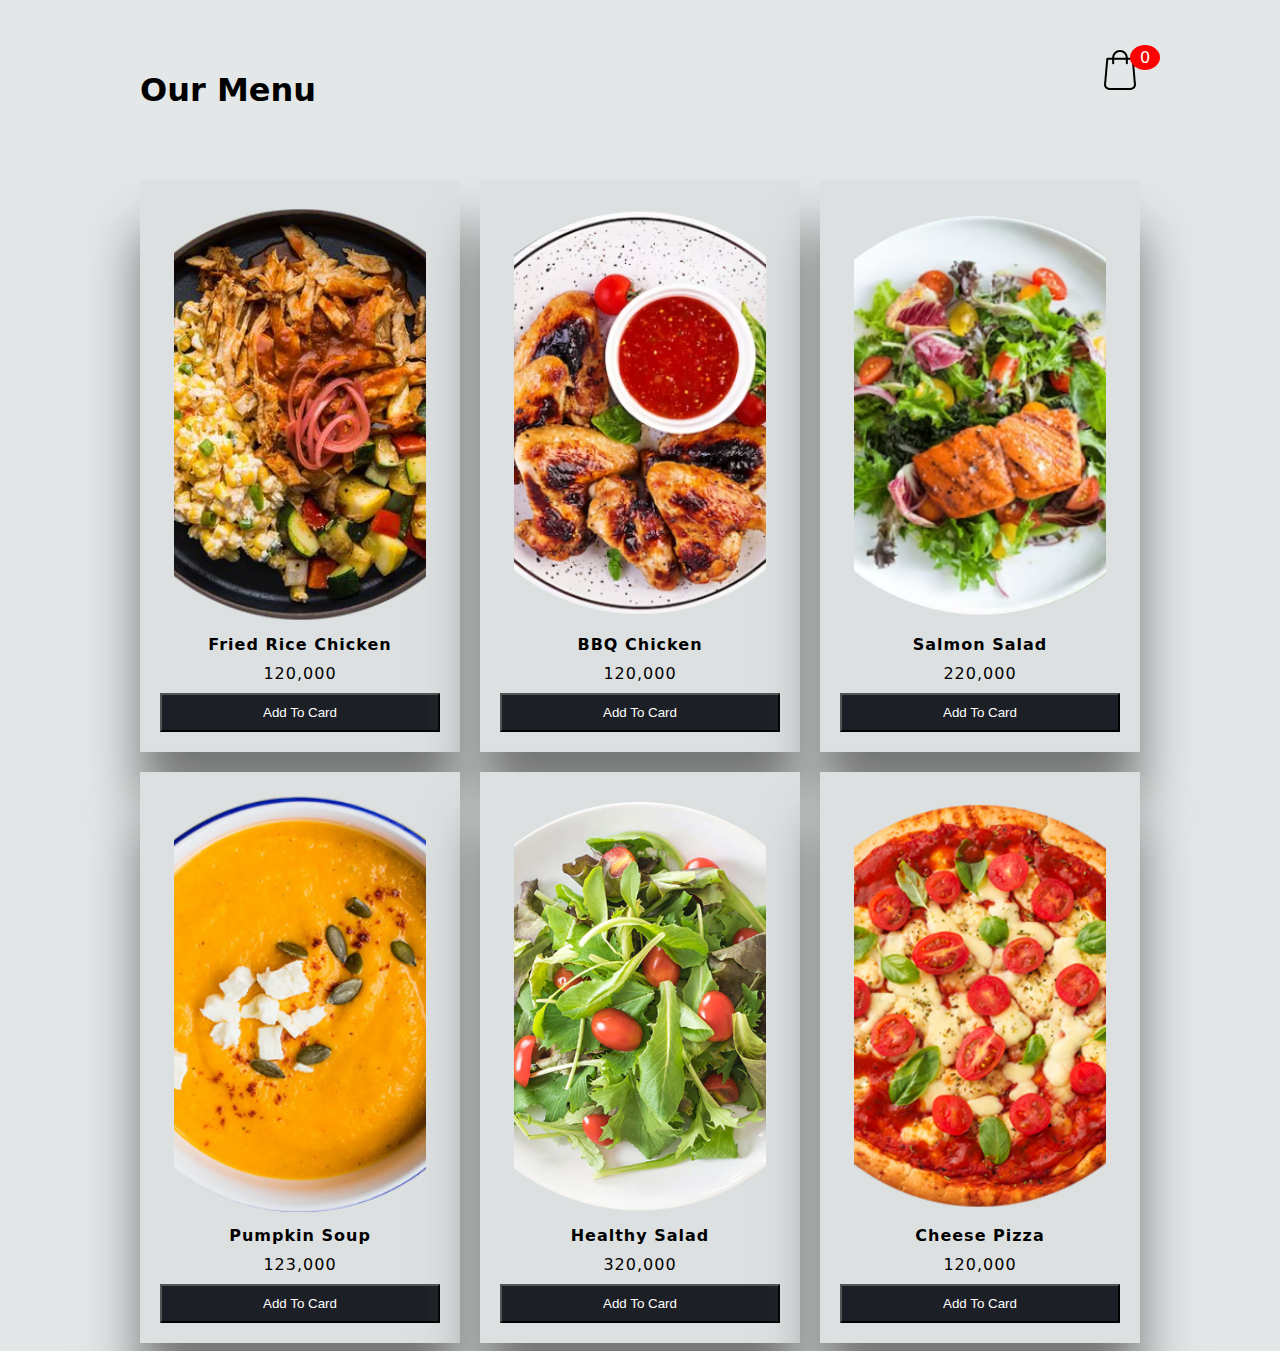
<file: index1.html>
<!DOCTYPE html>
<html lang="en">
<head>
    <meta charset="UTF-8">
    <meta http-equiv="X-UA-Compatible" content="IE=edge">
    <meta name="viewport" content="width=device-width, initial-scale=1.0">
    <title>Document</title>
    <link rel="stylesheet" href="css/style1.css">
</head>
<body class="">
    
    <div class="container">
        <header>
            <h1>Our Menu </h1>
            <div class="shopping">
                <img src="images/shopping.svg">
                <span class="quantity">0</span>
            </div>
        </header>

        <div class="list">
          
        </div>
    </div>
    <div class="card">
        <h1>Your Order</h1>
        <ul class="listCard">
        </ul>
        <div class="checkOut">
            <div class="total">0</div>
            <div class="closeShopping">Close</div>
        </div>
    </div>

    <script src="/js/app.js"></script>
</body>
</html>
</file>
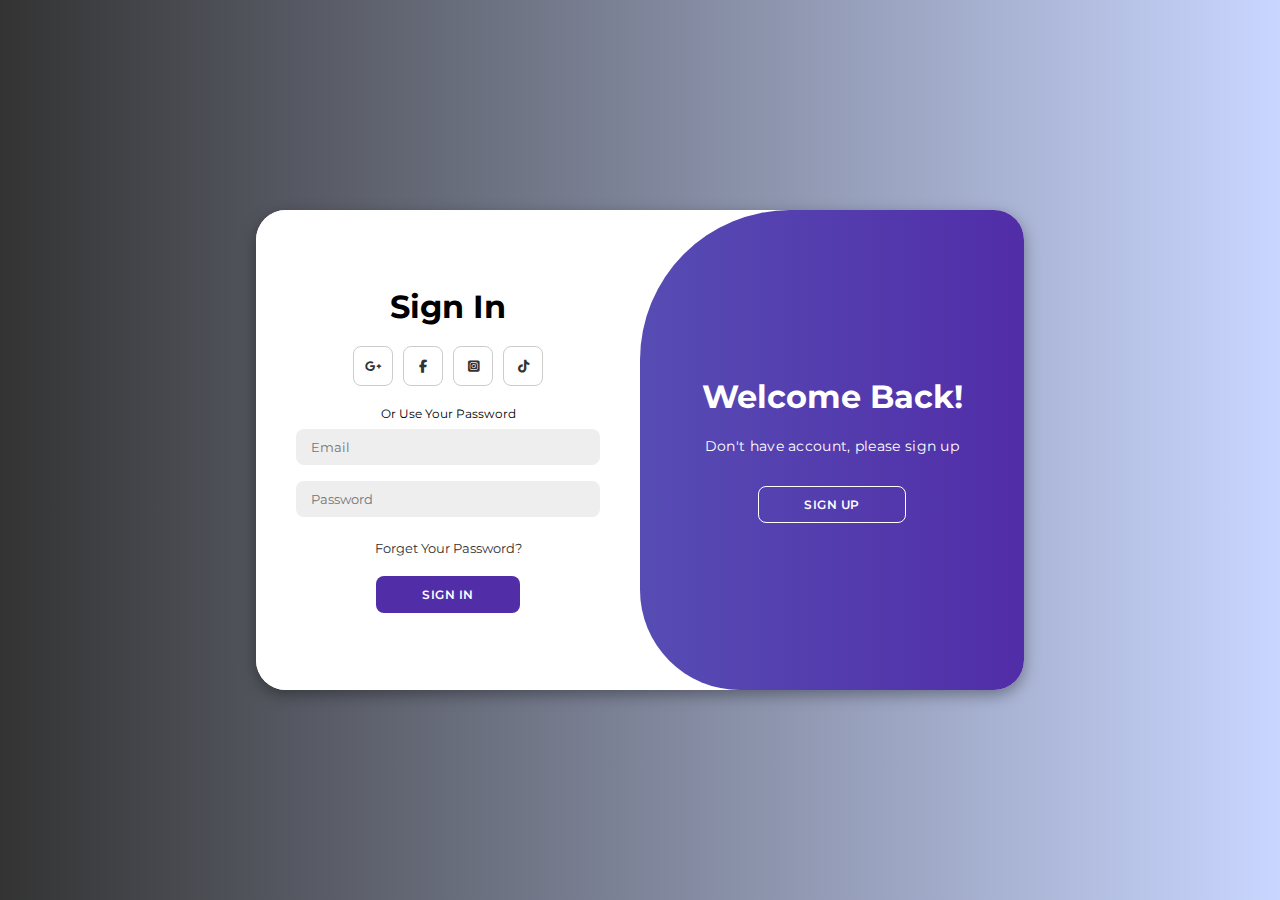
<file: index2.html>
<!DOCTYPE html>
<html lang="en">

<head>
    <meta charset="UTF-8">
    <meta name="viewport" content="width=device-width, initial-scale=1.0">
    <link rel="stylesheet" href="https://cdnjs.cloudflare.com/ajax/libs/font-awesome/6.4.2/css/all.min.css">
    <link rel="stylesheet" href="css/style2.css">
    <title>Modern Login Page | AsmrProg</title>
</head>

<body>
    

    <div class="container" id="container">
        <div class="form-container sign-up">
            <form>
                <h1>Create Account</h1>
                <div class="social-icons">
                    <a href="#" class="icon"><i class="fa-brands fa-google-plus-g"></i></a>
                    <a href="#" class="icon"><i class="fa-brands fa-facebook-f"></i></a>
                    <a href="#" class="icon"><i class="fa-brands fa-instagram-square"></i></a>
                    <a href="#" class="icon"><i class="fa-brands fa-tiktok"></i></a>
                </div>
                <span>or use your email for registration</span>
                <input type="text" placeholder="Name">
                <input type="email" placeholder="Email">
                <input type="password" placeholder="Password">
                <button type="button" id="signUpButton">Sign Up</button>
            </form>
        </div>
        <div class="form-container sign-in">
            <form>
                <h1>Sign In</h1>
                <div class="social-icons">
                    <a href="#" class="icon"><i class="fa-brands fa-google-plus-g"></i></a>
                    <a href="#" class="icon"><i class="fa-brands fa-facebook-f"></i></a>
                    <a href="#" class="icon"><i class="fa-brands fa-instagram-square"></i></a>
                    <a href="#" class="icon"><i class="fa-brands fa-tiktok"></i></a>
                </div>
                <span>Or Use Your Password</span>
                <input type="email" placeholder="Email">
                <input type="password" placeholder="Password">
                <a href="#">Forget Your Password?</a>
                <button type="button" id="signInButton">Sign In</button>
            </form>
        </div>
        <div class="toggle-container">
            <div class="toggle">
                <div class="toggle-panel toggle-left">
                    <h1>Please Enter Infomation</h1>
                    <p>Enter your personal details to use all of site features</p>
                    <button class="hidden" id="login">Sign In</button>
                </div>
                <div class="toggle-panel toggle-right">
                    <h1>Welcome Back!</h1>
                    <p>Don't have account, please sign up</p>
                    <button class="hidden" id="register">Sign Up</button>
                </div>
            </div>
        </div>
    </div>

    <script src="js/script1.js"></script>
    <script>
        document.getElementById('signInButton').addEventListener('click', function () {
            // Chuyển hướng đến trang index.html khi đăng nhập thành công
            window.location.href = 'index.html';
        });
    </script>
</body>

</html>
</file>
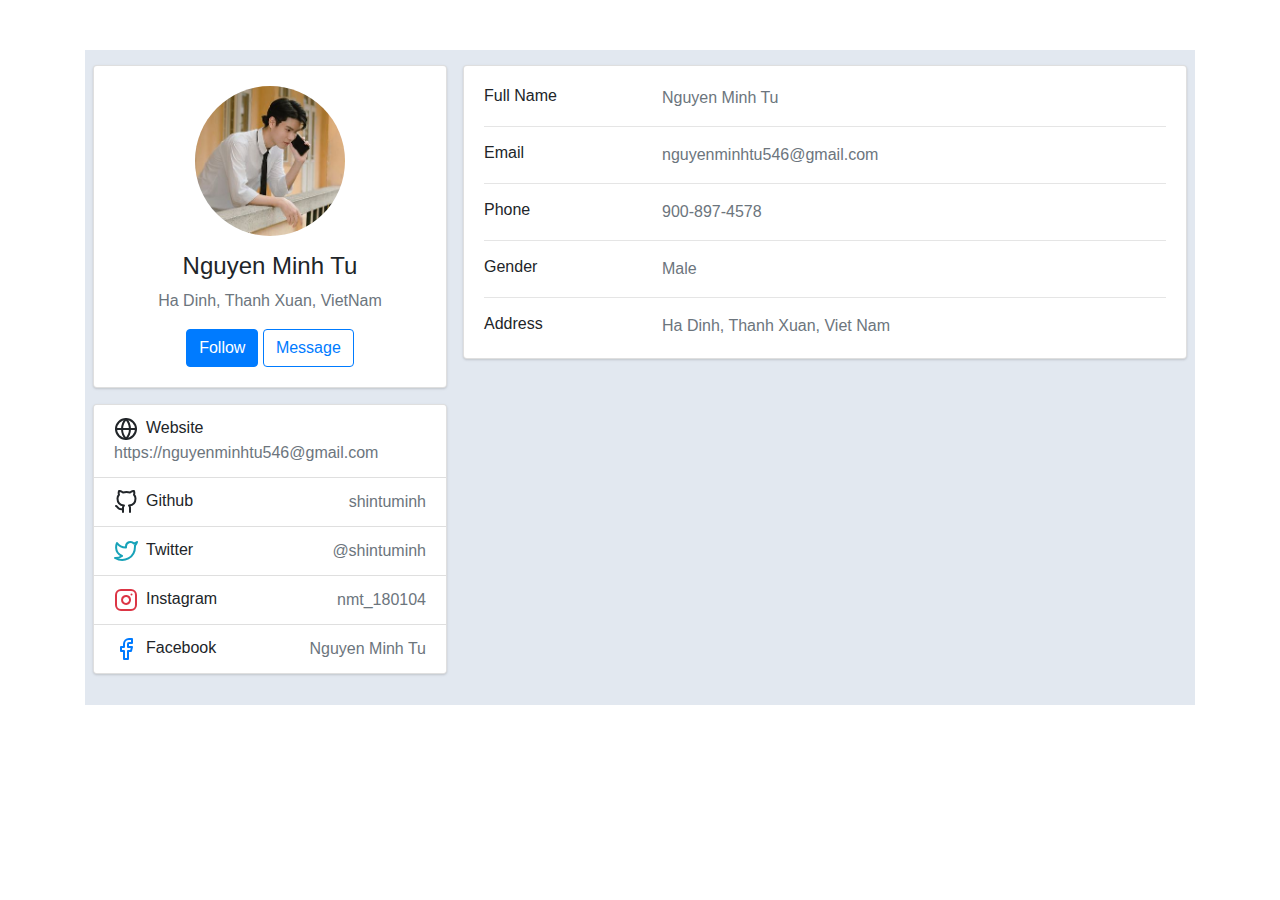
<file: profile.html>
<head>
    <meta charset="UTF-8">
    <meta http-equiv="X-UA-Compatible" content="IE=edge">
    <meta name="viewport" content="width=device-width, initial-scale=1.0">
    <title>Profile Page</title>
    <link rel="stylesheet" href="css/profile.css">
    <link rel="stylesheet" href="https://cdn.jsdelivr.net/npm/bootstrap@4.4.1/dist/css/bootstrap.min.css"
        integrity="sha384-Vkoo8x4CGsO3+Hhxv8T/Q5PaXtkKtu6ug5TOeNV6gBiFeWPGFN9MuhOf23Q9Ifjh" crossorigin="anonymous">
    <link rel="stylesheet" href="https://cdnjs.cloudflare.com/ajax/libs/font-awesome/6.1.1/css/all.min.css">
</head>


<body>

    <section id="profile">
        <nav>
        </nav>
    </section>
    <div class="container">
        <div class="main-body">
            <!-- /Breadcrumb -->

            <div class="row gutters-sm">
                <div class="col-md-4 mb-3">
                    <div class="card">
                        <div class="card-body">
                            <div class="d-flex flex-column align-items-center text-center">
                                <img src="image/283316772_970730816946979_4077434610768642295_n.jpg" alt="Admin" class="rounded-circle" width="150">
                                <div class="mt-3">
                                    <h4>Nguyen Minh Tu</h4>
                                    <p class="text-secondary mb-1"></p>
                                    <p class="text-muted font-size-sm">Ha Dinh, Thanh Xuan, VietNam</p>
                                    <button class="btn btn-primary">Follow</button>
                                    <button class="btn btn-outline-primary">Message</button>
                                </div>
                            </div>
                        </div>
                    </div>
                    <div class="card mt-3">
                        <ul class="list-group list-group-flush">
                            <li class="list-group-item d-flex justify-content-between align-items-center flex-wrap">
                                <h6 class="mb-0"><svg xmlns="http://www.w3.org/2000/svg" width="24" height="24"
                                        viewBox="0 0 24 24" fill="none" stroke="currentColor" stroke-width="2"
                                        stroke-linecap="round" stroke-linejoin="round"
                                        class="feather feather-globe mr-2 icon-inline">
                                        <circle cx="12" cy="12" r="10"></circle>
                                        <line x1="2" y1="12" x2="22" y2="12"></line>
                                        <path
                                            d="M12 2a15.3 15.3 0 0 1 4 10 15.3 15.3 0 0 1-4 10 15.3 15.3 0 0 1-4-10 15.3 15.3 0 0 1 4-10z">
                                        </path>
                                    </svg>Website</h6>
                                <span class="text-secondary">https://nguyenminhtu546@gmail.com</span>
                            </li>
                            <li class="list-group-item d-flex justify-content-between align-items-center flex-wrap">
                                <h6 class="mb-0"><svg xmlns="http://www.w3.org/2000/svg" width="24" height="24"
                                        viewBox="0 0 24 24" fill="none" stroke="currentColor" stroke-width="2"
                                        stroke-linecap="round" stroke-linejoin="round"
                                        class="feather feather-github mr-2 icon-inline">
                                        <path
                                            d="M9 19c-5 1.5-5-2.5-7-3m14 6v-3.87a3.37 3.37 0 0 0-.94-2.61c3.14-.35 6.44-1.54 6.44-7A5.44 5.44 0 0 0 20 4.77 5.07 5.07 0 0 0 19.91 1S18.73.65 16 2.48a13.38 13.38 0 0 0-7 0C6.27.65 5.09 1 5.09 1A5.07 5.07 0 0 0 5 4.77a5.44 5.44 0 0 0-1.5 3.78c0 5.42 3.3 6.61 6.44 7A3.37 3.37 0 0 0 9 18.13V22">
                                        </path>
                                    </svg>Github</h6>
                                <span class="text-secondary">shintuminh</span>
                            </li>
                            <li class="list-group-item d-flex justify-content-between align-items-center flex-wrap">
                                <h6 class="mb-0"><svg xmlns="http://www.w3.org/2000/svg" width="24" height="24"
                                        viewBox="0 0 24 24" fill="none" stroke="currentColor" stroke-width="2"
                                        stroke-linecap="round" stroke-linejoin="round"
                                        class="feather feather-twitter mr-2 icon-inline text-info">
                                        <path
                                            d="M23 3a10.9 10.9 0 0 1-3.14 1.53 4.48 4.48 0 0 0-7.86 3v1A10.66 10.66 0 0 1 3 4s-4 9 5 13a11.64 11.64 0 0 1-7 2c9 5 20 0 20-11.5a4.5 4.5 0 0 0-.08-.83A7.72 7.72 0 0 0 23 3z">
                                        </path>
                                    </svg>Twitter</h6>
                                <span class="text-secondary">@shintuminh</span>
                            </li>
                            <li class="list-group-item d-flex justify-content-between align-items-center flex-wrap">
                                <h6 class="mb-0"><svg xmlns="http://www.w3.org/2000/svg" width="24" height="24"
                                        viewBox="0 0 24 24" fill="none" stroke="currentColor" stroke-width="2"
                                        stroke-linecap="round" stroke-linejoin="round"
                                        class="feather feather-instagram mr-2 icon-inline text-danger">
                                        <rect x="2" y="2" width="20" height="20" rx="5" ry="5"></rect>
                                        <path d="M16 11.37A4 4 0 1 1 12.63 8 4 4 0 0 1 16 11.37z"></path>
                                        <line x1="17.5" y1="6.5" x2="17.51" y2="6.5"></line>
                                    </svg>Instagram</h6>
                                <span class="text-secondary">nmt_180104</span>
                            </li>
                            <li class="list-group-item d-flex justify-content-between align-items-center flex-wrap">
                                <h6 class="mb-0"><svg xmlns="http://www.w3.org/2000/svg" width="24" height="24"
                                        viewBox="0 0 24 24" fill="none" stroke="currentColor" stroke-width="2"
                                        stroke-linecap="round" stroke-linejoin="round"
                                        class="feather feather-facebook mr-2 icon-inline text-primary">
                                        <path d="M18 2h-3a5 5 0 0 0-5 5v3H7v4h3v8h4v-8h3l1-4h-4V7a1 1 0 0 1 1-1h3z">
                                        </path>
                                    </svg>Facebook</h6>
                                <span class="text-secondary">Nguyen Minh Tu</span>
                            </li>
                        </ul>
                    </div>
                </div>
                <div class="col-md-8">
                    <div class="card mb-3">
                        <div class="card-body">
                            <div class="row">
                                <div class="col-sm-3">
                                    <h6 class="mb-0">Full Name</h6>
                                </div>
                                <div class="col-sm-9 text-secondary">
                                    Nguyen Minh Tu
                                </div>
                            </div>
                            <hr>
                            <div class="row">
                                <div class="col-sm-3">
                                    <h6 class="mb-0">Email</h6>
                                </div>
                                <div class="col-sm-9 text-secondary">
                                    nguyenminhtu546@gmail.com
                                </div>
                            </div>
                            <hr>
                            <div class="row">
                                <div class="col-sm-3">
                                    <h6 class="mb-0">Phone</h6>
                                </div>
                                <div class="col-sm-9 text-secondary">
                                    900-897-4578
                                </div>
                            </div>
                            <hr>
                            <div class="row">
                                <div class="col-sm-3">
                                    <h6 class="mb-0">Gender</h6>
                                </div>
                                <div class="col-sm-9 text-secondary">
                                    Male
                                </div>
                            </div>
                            <hr>
                            <div class="row">
                                <div class="col-sm-3">
                                    <h6 class="mb-0">Address</h6>
                                </div>
                                <div class="col-sm-9 text-secondary">
                                    Ha Dinh, Thanh Xuan, Viet Nam
                                </div>
                            </div>
                        </div>
                        <div class="row">

                        </div>
                    </div>
                </div>
            </div>
        </div>
    </div>
</body>

</html>
</file>
<file: css/style1.css>
body{
    background-color: #E3E7E8;
    font-family: system-ui;
}
.container{
    width: 1000px;
    margin: auto;
    transition: 0.5s;
}
header{
    display: grid;
    grid-template-columns: 1fr 50px;
    margin-top: 50px;
}
header .shopping{
    position: relative;
    text-align: right;
}
header .shopping img{
    width: 40px;
}
header .shopping span{
    background: red;
    border-radius: 50%;
    display: flex;
    justify-content: center;
    align-items: center;
    color: #fff;
    position: absolute;
    top: -5px;
    left: 80%;
    padding: 3px 10px;
}
.list{
    display: grid;
    grid-template-columns: repeat(3, 1fr);
    column-gap: 20px;
    row-gap: 20px;
    margin-top: 50px;
}
.list .item{
    text-align: center;
    background-color: #DCE0E1;
    padding: 20px;
    box-shadow: 0 50px 50px #757676;
    letter-spacing: 1px;
}
.list .item img{
    width: 90%;
    height: 430px;
    object-fit: cover;
}
.list .item .title{
    font-weight: 600;
}
.list .item .price{
    margin: 10px;
}
.list .item button{
    background-color: #1C1F25;
    color: #fff;
    width: 100%;
    padding: 10px;
}
.card{
    position: fixed;
    top:0;
    left: 100%;
    width: 500px;
    background-color: #453E3B;
    height: 100vh;
    transition: 0.5s;
}
.active .card{
    left: calc(100% - 500px);
}
.active .container{
   transform: translateX(-200px);
}
.card h1{
    color: #E8BC0E;
    font-weight: 100;
    margin: 0;
    padding: 0 20px;
    height: 80px;
    display: flex;
    align-items: center;
}
.card .checkOut{
    position: absolute;
    bottom: 0;
    width: 100%;
    display: grid;
    grid-template-columns: repeat(2, 1fr);

}
.card .checkOut div{
    background-color: #E8BC0E;
    width: 100%;
    height: 70px;
    display: flex;
    justify-content: center;
    align-items: center;
    font-weight: bold;
    cursor: pointer;
}
.card .checkOut div:nth-child(2){
    background-color: #1C1F25;
    color: #fff;
}
.listCard li{
    display: grid;
    grid-template-columns: 100px repeat(3, 1fr);
    color: #fff;
    row-gap: 10px;
}
.listCard li div{
    display: flex;
    justify-content: center;
    align-items: center;
}
.listCard li img{
    width: 90%;
}
.listCard li button{
    background-color: #fff5;
    border: none;
}
.listCard .count{
    margin: 0 10px;
}
</file>
<file: css/style2.css>
@import url('https://fonts.googleapis.com/css2?family=Montserrat:wght@300;400;500;600;700&display=swap');

*{
    margin: 0;
    padding: 0;
    box-sizing: border-box;
    font-family: 'Montserrat', sans-serif;
}

body{
    background-color: #333;
    background: linear-gradient(to right, #333, #c9d6ff);
    display: flex;
    align-items: center;
    justify-content: center;
    flex-direction: column;
    height: 100vh;
}

.container{
    background-color: #fff;
    border-radius: 30px;
    box-shadow: 0 5px 15px rgba(0, 0, 0, 0.35);
    position: relative;
    overflow: hidden;
    width: 768px;
    max-width: 100%;
    min-height: 480px;
}

.container p{
    font-size: 14px;
    line-height: 20px;
    letter-spacing: 0.3px;
    margin: 20px 0;
}

.container span{
    font-size: 12px;
}

.container a{
    color: #333;
    font-size: 13px;
    text-decoration: none;
    margin: 15px 0 10px;
}

.container button{
    background-color: #512da8;
    color: #fff;
    font-size: 12px;
    padding: 10px 45px;
    border: 1px solid transparent;
    border-radius: 8px;
    font-weight: 600;
    letter-spacing: 0.5px;
    text-transform: uppercase;
    margin-top: 10px;
    cursor: pointer;
}

.container button.hidden{
    background-color: transparent;
    border-color: #fff;
}

.container form{
    background-color: #fff;
    display: flex;
    align-items: center;
    justify-content: center;
    flex-direction: column;
    padding: 0 40px;
    height: 100%;
}

.container input{
    background-color: #eee;
    border: none;
    margin: 8px 0;
    padding: 10px 15px;
    font-size: 13px;
    border-radius: 8px;
    width: 100%;
    outline: none;
}

.form-container{
    position: absolute;
    top: 0;
    height: 100%;
    transition: all 0.6s ease-in-out;
}

.sign-in{
    left: 0;
    width: 50%;
    z-index: 2;
}

.container.active .sign-in{
    transform: translateX(100%);
}

.sign-up{
    left: 0;
    width: 50%;
    opacity: 0;
    z-index: 1;
}

.container.active .sign-up{
    transform: translateX(100%);
    opacity: 1;
    z-index: 5;
    animation: move 0.6s;
}

@keyframes move{
    0%, 49.99%{
        opacity: 0;
        z-index: 1;
    }
    50%, 100%{
        opacity: 1;
        z-index: 5;
    }
}

.social-icons{
    margin: 20px 0;
}

.social-icons a{
    border: 1px solid #ccc;
    border-radius: 20%;
    display: inline-flex;
    justify-content: center;
    align-items: center;
    margin: 0 3px;
    width: 40px;
    height: 40px;
}

.toggle-container{
    position: absolute;
    top: 0;
    left: 50%;
    width: 50%;
    height: 100%;
    overflow: hidden;
    transition: all 0.6s ease-in-out;
    border-radius: 150px 0 0 100px;
    z-index: 1000;
}

.container.active .toggle-container{
    transform: translateX(-100%);
    border-radius: 0 150px 100px 0;
}

.toggle{
    background-color: #512da8;
    height: 100%;
    background: linear-gradient(to right, #5c6bc0, #512da8);
    color: #fff;
    position: relative;
    left: -100%;
    height: 100%;
    width: 200%;
    transform: translateX(0);
    transition: all 0.6s ease-in-out;
}

.container.active .toggle{
    transform: translateX(50%);
}

.toggle-panel{
    position: absolute;
    width: 50%;
    height: 100%;
    display: flex;
    align-items: center;
    justify-content: center;
    flex-direction: column;
    padding: 0 30px;
    text-align: center;
    top: 0;
    transform: translateX(0);
    transition: all 0.6s ease-in-out;
}

.toggle-left{
    transform: translateX(-200%);
}

.container.active .toggle-left{
    transform: translateX(0);
}

.toggle-right{
    right: 0;
    transform: translateX(0);
}

.container.active .toggle-right{
    transform: translateX(200%);
}
</file>
<file: css/profile.css>
*{
    margin: 0;
    padding: 0;
    box-sizing: border-box;
    font-family: sans-serif;
}
html{
    scroll-behavior: smooth;
}

body {
    margin-top: 80px; /* Adjusted margin to accommodate the navigation bar */
    color: #fff;
    text-align: left;
    background-color: #333; 
}

#profile {
    position: relative;
    z-index: 1;
}

nav {
    position: fixed;
    width: 100%;
    top: 0;
    background-color: #333;
    box-shadow: 0 2px 4px rgba(0, 0, 0, 0.1);
    z-index: 1000;
}

.container {
    margin-top: 50px; /* Adjusted margin to provide space for navigation and profile content */
}

.main-body {
    background-color: #e2e8f0;
    padding: 15px;
    position: relative;
    z-index: 0; /* Ensure the content is behind the navigation bar */
}



section nav{
    display: flex;
    justify-content: space-around;
    align-items: center;
    position: fixed;
    right: 0;
    left: 0;
    background: red;
    box-shadow: 0 0 10px rgba(0,0,0,0.5);
    z-index: 1000;
}

section nav .logo img{
    width: 100px;
    cursor: pointer;
    margin: 7px 0;
}

section nav ul{
    list-style: none;
}

section nav ul li{
    display: inline-block;
    margin: 0 15px;
}

section nav ul li a{
    text-decoration: none;
    color: #000;
    font-weight: 500;
    font-size: 17px;
    transition: 0.1s;
}

section nav ul li a::after{
    content: '';
    width: 0;
    height: 2px;
    background: #fac031;
    display: block;
    transition: 0.2s linear;
}

section nav ul li a:hover::after{
    width: 100%;
}

section nav ul li a:hover{
    color: #fac031;
}

section nav .icon i{
    font-size: 18px;
    color: #000;
    margin: 0 5px;
    cursor: pointer;
    transition: 0.3s;
}

section nav .icon i:hover{
    color: #fac031;
}
body{
    margin-top:20px;
    color: #333;
    text-align: left;
    background-color: #333;    
}
.main-body {
    padding: 15px;
}
.card {
    box-shadow: 0 1px 3px 0 rgba(0,0,0,.1), 0 1px 2px 0 rgba(0,0,0,.06);
}

.card {
    position: relative;
    display: flex;
    flex-direction: column;
    min-width: 0;
    word-wrap: break-word;
    background-color: #333;
    background-clip: border-box;
    border: 0 solid rgba(0,0,0,.125);
    border-radius: .25rem;
}

.card-body {
    flex: 1 1 auto;
    min-height: 1px;
    padding: 1rem;
}

.gutters-sm {
    margin-right: -8px;
    margin-left: -8px;
}

.gutters-sm>.col, .gutters-sm>[class*=col-] {
    padding-right: 8px;
    padding-left: 8px;
}
.mb-3, .my-3 {
    margin-bottom: 1rem!important;
}

.bg-gray-300 {
    background-color: #333;
}
.h-100 {
    height: 100%!important;
}
.shadow-none {
    box-shadow: none!important;
}
</file>
